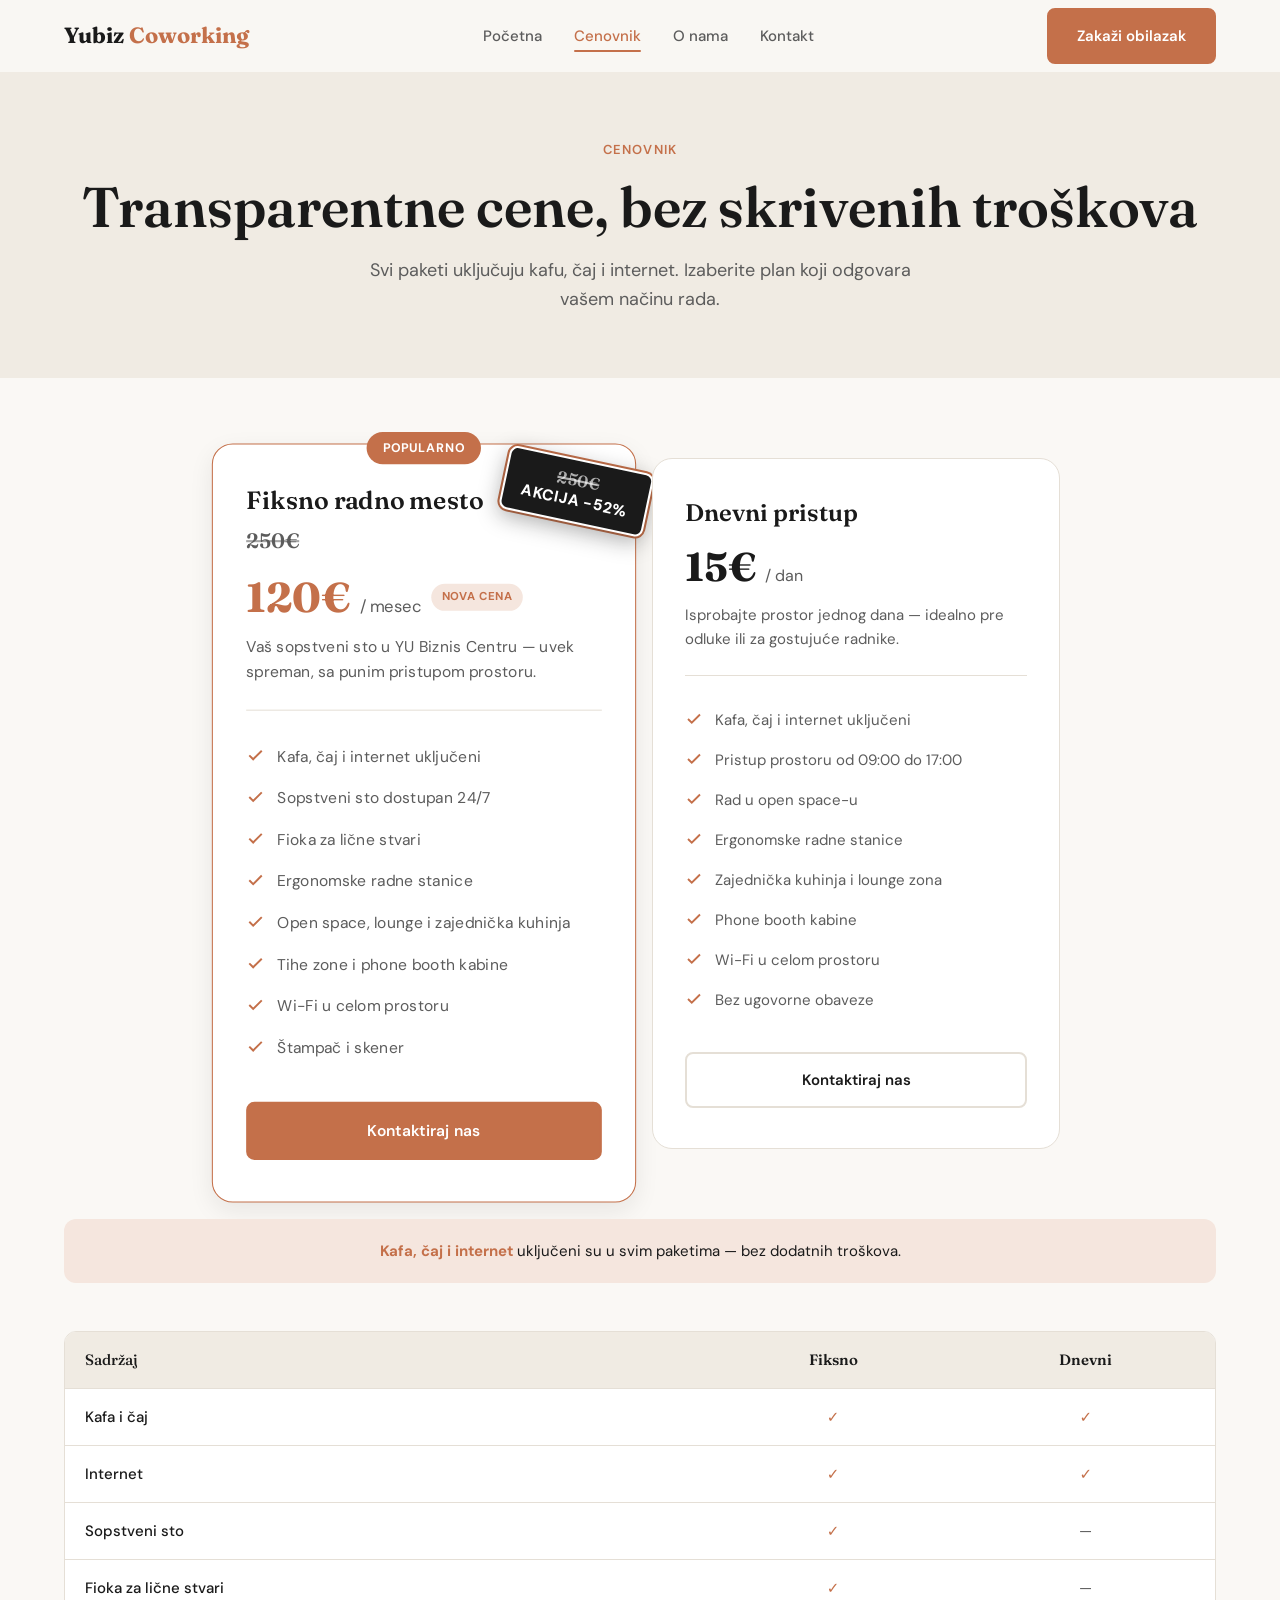
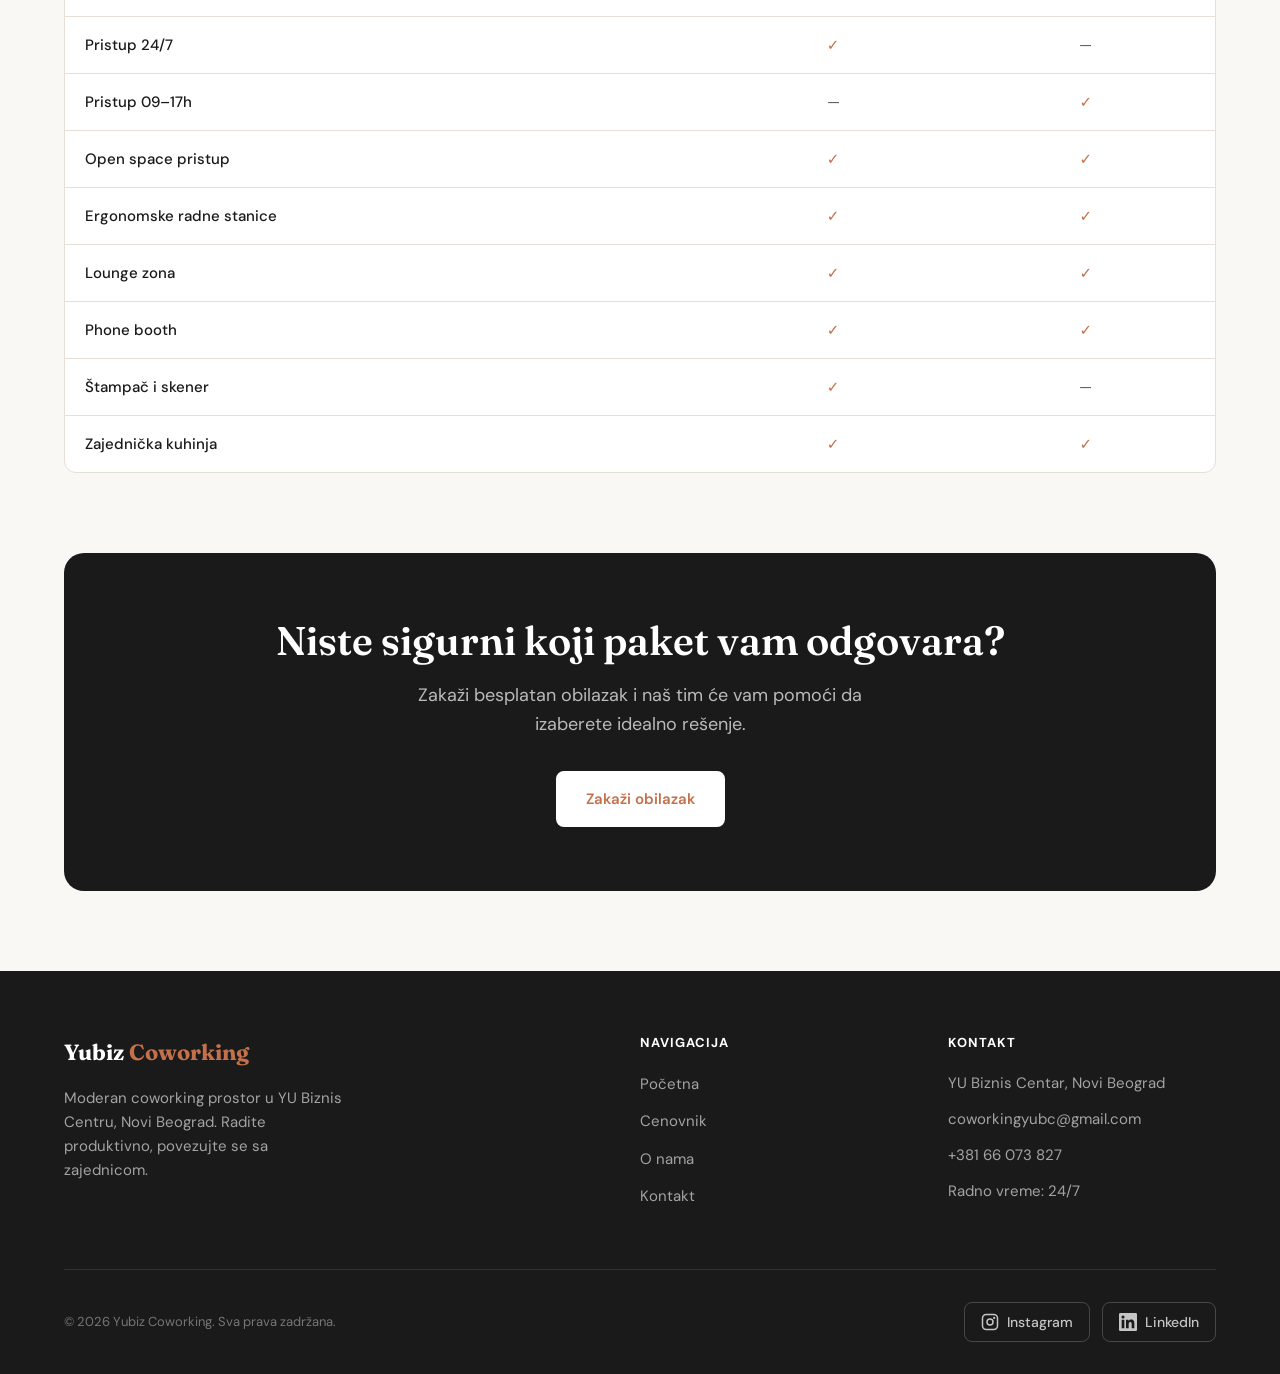
<file: cenovnik.html>
<!DOCTYPE html>
<html lang="sr">
<head>
  <meta charset="UTF-8">
  <meta name="viewport" content="width=device-width, initial-scale=1.0">
  <meta name="description" content="Cenovnik Yubiz Coworking — fiksno radno mesto i dnevni pristup. Kafa, čaj i internet uključeni.">
  <meta property="og:type" content="website">
  <meta property="og:site_name" content="Yubiz Coworking">
  <meta property="og:locale" content="sr_RS">
  <meta property="og:title" content="Cenovnik — Yubiz Coworking">
  <meta property="og:description" content="Fiksno radno mesto 120€/mes (nova cena) i dnevni pristup 15€/dan. Kafa, čaj i internet uključeni u YU Biznis Centru.">
  <meta property="og:url" content="https://coworking.co.rs/cenovnik.html">
  <meta property="og:image" content="https://coworking.co.rs/assets/images/open-space-3.png">
  <meta property="og:image:width" content="1024">
  <meta property="og:image:height" content="682">
  <meta property="og:image:alt" content="Open space u Yubiz Coworking prostoru, Novi Beograd">
  <meta name="twitter:card" content="summary_large_image">
  <meta name="twitter:title" content="Cenovnik — Yubiz Coworking">
  <meta name="twitter:description" content="Fiksno radno mesto i dnevni pristup — pogledajte pakete i cene.">
  <meta name="twitter:image" content="https://coworking.co.rs/assets/images/open-space-3.png">
  <title>Cenovnik — Yubiz Coworking</title>
  <link rel="icon" href="assets/favicon.svg" type="image/svg+xml">
  <link rel="preconnect" href="https://fonts.googleapis.com">
  <link rel="preconnect" href="https://fonts.gstatic.com" crossorigin>
  <link href="https://fonts.googleapis.com/css2?family=DM+Sans:ital,opsz,wght@0,9..40,400;0,9..40,500;0,9..40,600;0,9..40,700;1,9..40,400&family=Fraunces:opsz,wght@9..144,600;9..144,700&display=swap" rel="stylesheet">
  <link rel="stylesheet" href="css/styles.css">
</head>
<body>

  <header class="header" id="header">
    <div class="container nav">
      <a href="index.html" class="logo">Yubiz <span>Coworking</span></a>
      <nav class="nav-links">
        <a href="index.html">Početna</a>
        <a href="cenovnik.html" class="active">Cenovnik</a>
        <a href="o-nama.html">O nama</a>
        <a href="kontakt.html">Kontakt</a>
      </nav>
      <a href="kontakt.html" class="btn btn-primary nav-cta">Zakaži obilazak</a>
      <button class="nav-toggle" id="navToggle" aria-label="Otvori meni">
        <span></span>
        <span></span>
        <span></span>
      </button>
    </div>
  </header>

  <nav class="mobile-menu" id="mobileMenu">
    <a href="index.html">Početna</a>
    <a href="cenovnik.html" class="active">Cenovnik</a>
    <a href="o-nama.html">O nama</a>
    <a href="kontakt.html">Kontakt</a>
    <a href="kontakt.html" class="btn btn-primary">Zakaži obilazak</a>
  </nav>

  <main>
    <section class="page-hero">
      <div class="container reveal">
        <span class="section-label">Cenovnik</span>
        <h1>Transparentne cene, bez skrivenih troškova</h1>
        <p>Svi paketi uključuju kafu, čaj i internet. Izaberite plan koji odgovara vašem načinu rada.</p>
      </div>
    </section>

    <section class="section">
      <div class="container">
        <div class="pricing-grid pricing-grid-2">
          <div class="pricing-card featured reveal">
            <span class="pricing-badge">Popularno</span>
            <span class="pricing-deal-badge">
              <span class="pricing-deal-badge__old">250€</span>
              <span class="pricing-deal-badge__text">Akcija −52%</span>
            </span>
            <h3>Fiksno radno mesto</h3>
            <div class="pricing-price-wrap">
              <span class="pricing-price-old">250€</span>
              <div class="pricing-price-row">
                <div class="pricing-price pricing-price--sale">120€ <span>/ mesec</span></div>
                <span class="pricing-price-label">Nova cena</span>
              </div>
            </div>
            <p class="pricing-desc">Vaš sopstveni sto u YU Biznis Centru — uvek spreman, sa punim pristupom prostoru.</p>
            <ul class="pricing-features">
              <li>
                <svg width="18" height="18" viewBox="0 0 24 24" fill="none" stroke="currentColor" stroke-width="2.5"><polyline points="20 6 9 17 4 12"/></svg>
                Kafa, čaj i internet uključeni
              </li>
              <li>
                <svg width="18" height="18" viewBox="0 0 24 24" fill="none" stroke="currentColor" stroke-width="2.5"><polyline points="20 6 9 17 4 12"/></svg>
                Sopstveni sto dostupan 24/7
              </li>
              <li>
                <svg width="18" height="18" viewBox="0 0 24 24" fill="none" stroke="currentColor" stroke-width="2.5"><polyline points="20 6 9 17 4 12"/></svg>
                Fioka za lične stvari
              </li>
              <li>
                <svg width="18" height="18" viewBox="0 0 24 24" fill="none" stroke="currentColor" stroke-width="2.5"><polyline points="20 6 9 17 4 12"/></svg>
                Ergonomske radne stanice
              </li>
              <li>
                <svg width="18" height="18" viewBox="0 0 24 24" fill="none" stroke="currentColor" stroke-width="2.5"><polyline points="20 6 9 17 4 12"/></svg>
                Open space, lounge i zajednička kuhinja
              </li>
              <li>
                <svg width="18" height="18" viewBox="0 0 24 24" fill="none" stroke="currentColor" stroke-width="2.5"><polyline points="20 6 9 17 4 12"/></svg>
                Tihe zone i phone booth kabine
              </li>
              <li>
                <svg width="18" height="18" viewBox="0 0 24 24" fill="none" stroke="currentColor" stroke-width="2.5"><polyline points="20 6 9 17 4 12"/></svg>
                Wi-Fi u celom prostoru
              </li>
              <li>
                <svg width="18" height="18" viewBox="0 0 24 24" fill="none" stroke="currentColor" stroke-width="2.5"><polyline points="20 6 9 17 4 12"/></svg>
                Štampač i skener
              </li>
            </ul>
            <a href="kontakt.html" class="btn btn-primary">Kontaktiraj nas</a>
          </div>

          <div class="pricing-card reveal">
            <h3>Dnevni pristup</h3>
            <div class="pricing-price">15€ <span>/ dan</span></div>
            <p class="pricing-desc">Isprobajte prostor jednog dana — idealno pre odluke ili za gostujuće radnike.</p>
            <ul class="pricing-features">
              <li>
                <svg width="18" height="18" viewBox="0 0 24 24" fill="none" stroke="currentColor" stroke-width="2.5"><polyline points="20 6 9 17 4 12"/></svg>
                Kafa, čaj i internet uključeni
              </li>
              <li>
                <svg width="18" height="18" viewBox="0 0 24 24" fill="none" stroke="currentColor" stroke-width="2.5"><polyline points="20 6 9 17 4 12"/></svg>
                Pristup prostoru od 09:00 do 17:00
              </li>
              <li>
                <svg width="18" height="18" viewBox="0 0 24 24" fill="none" stroke="currentColor" stroke-width="2.5"><polyline points="20 6 9 17 4 12"/></svg>
                Rad u open space-u
              </li>
              <li>
                <svg width="18" height="18" viewBox="0 0 24 24" fill="none" stroke="currentColor" stroke-width="2.5"><polyline points="20 6 9 17 4 12"/></svg>
                Ergonomske radne stanice
              </li>
              <li>
                <svg width="18" height="18" viewBox="0 0 24 24" fill="none" stroke="currentColor" stroke-width="2.5"><polyline points="20 6 9 17 4 12"/></svg>
                Zajednička kuhinja i lounge zona
              </li>
              <li>
                <svg width="18" height="18" viewBox="0 0 24 24" fill="none" stroke="currentColor" stroke-width="2.5"><polyline points="20 6 9 17 4 12"/></svg>
                Phone booth kabine
              </li>
              <li>
                <svg width="18" height="18" viewBox="0 0 24 24" fill="none" stroke="currentColor" stroke-width="2.5"><polyline points="20 6 9 17 4 12"/></svg>
                Wi-Fi u celom prostoru
              </li>
              <li>
                <svg width="18" height="18" viewBox="0 0 24 24" fill="none" stroke="currentColor" stroke-width="2.5"><polyline points="20 6 9 17 4 12"/></svg>
                Bez ugovorne obaveze
              </li>
            </ul>
            <a href="kontakt.html" class="btn btn-outline">Kontaktiraj nas</a>
          </div>
        </div>

        <p class="pricing-note reveal">
          <strong>Kafa, čaj i internet</strong> uključeni su u svim paketima — bez dodatnih troškova.
        </p>

        <div class="comparison-table-wrapper reveal">
          <table class="comparison-table">
            <thead>
              <tr>
                <th>Sadržaj</th>
                <th>Fiksno</th>
                <th>Dnevni</th>
              </tr>
            </thead>
            <tbody>
              <tr>
                <td>Kafa i čaj</td>
                <td class="check">✓</td>
                <td class="check">✓</td>
              </tr>
              <tr>
                <td>Internet</td>
                <td class="check">✓</td>
                <td class="check">✓</td>
              </tr>
              <tr>
                <td>Sopstveni sto</td>
                <td class="check">✓</td>
                <td class="dash">—</td>
              </tr>
              <tr>
                <td>Fioka za lične stvari</td>
                <td class="check">✓</td>
                <td class="dash">—</td>
              </tr>
              <tr>
                <td>Pristup 24/7</td>
                <td class="check">✓</td>
                <td class="dash">—</td>
              </tr>
              <tr>
                <td>Pristup 09–17h</td>
                <td class="dash">—</td>
                <td class="check">✓</td>
              </tr>
              <tr>
                <td>Open space pristup</td>
                <td class="check">✓</td>
                <td class="check">✓</td>
              </tr>
              <tr>
                <td>Ergonomske radne stanice</td>
                <td class="check">✓</td>
                <td class="check">✓</td>
              </tr>
              <tr>
                <td>Lounge zona</td>
                <td class="check">✓</td>
                <td class="check">✓</td>
              </tr>
              <tr>
                <td>Phone booth</td>
                <td class="check">✓</td>
                <td class="check">✓</td>
              </tr>
              <tr>
                <td>Štampač i skener</td>
                <td class="check">✓</td>
                <td class="dash">—</td>
              </tr>
              <tr>
                <td>Zajednička kuhinja</td>
                <td class="check">✓</td>
                <td class="check">✓</td>
              </tr>
            </tbody>
          </table>
        </div>
      </div>
    </section>

    <section class="section" style="padding-top: 0;">
      <div class="container reveal">
        <div class="cta-banner">
          <h2>Niste sigurni koji paket vam odgovara?</h2>
          <p>Zakaži besplatan obilazak i naš tim će vam pomoći da izaberete idealno rešenje.</p>
          <a href="kontakt.html" class="btn btn-white">Zakaži obilazak</a>
        </div>
      </div>
    </section>
  </main>

  <footer class="footer">
    <div class="container">
      <div class="footer-grid">
        <div class="footer-brand">
          <a href="index.html" class="logo">Yubiz <span>Coworking</span></a>
          <p>Moderan coworking prostor u YU Biznis Centru, Novi Beograd. Radite produktivno, povezujte se sa zajednicom.</p>
        </div>
        <div>
          <h4>Navigacija</h4>
          <ul class="footer-links">
            <li><a href="index.html">Početna</a></li>
            <li><a href="cenovnik.html">Cenovnik</a></li>
            <li><a href="o-nama.html">O nama</a></li>
            <li><a href="kontakt.html">Kontakt</a></li>
          </ul>
        </div>
        <div>
          <h4>Kontakt</h4>
          <ul class="footer-contact">
            <li>YU Biznis Centar, Novi Beograd</li>
            <li>coworkingyubc@gmail.com</li>
            <li>+381 66 073 827</li>
            <li>Radno vreme: 24/7</li>
          </ul>
        </div>
      </div>
      <div class="footer-bottom">
        <p>&copy; 2026 Yubiz Coworking. Sva prava zadržana.</p>
        <div class="footer-social">
          <a href="https://www.instagram.com/coworking.co.rs/" target="_blank" rel="noopener noreferrer">
            <svg viewBox="0 0 24 24" fill="none" stroke="currentColor" stroke-width="2" aria-hidden="true"><rect x="2" y="2" width="20" height="20" rx="5"/><circle cx="12" cy="12" r="4"/><circle cx="17.5" cy="6.5" r="1.5" fill="currentColor" stroke="none"/></svg>
            Instagram
          </a>
          <a href="https://www.linkedin.com/in/coworking-space-a83605411/" target="_blank" rel="noopener noreferrer">
            <svg viewBox="0 0 24 24" fill="currentColor" aria-hidden="true"><path d="M20.447 20.452h-3.554v-5.569c0-1.328-.027-3.037-1.852-3.037-1.853 0-2.136 1.445-2.136 2.939v5.667H9.351V9h3.414v1.561h.046c.477-.9 1.637-1.85 3.37-1.85 3.601 0 4.267 2.37 4.267 5.455v6.286zM5.337 7.433a2.062 2.062 0 01-2.063-2.065 2.064 2.064 0 112.063 2.065zm1.782 13.019H3.555V9h3.564v11.452zM22.225 0H1.771C.792 0 0 .774 0 1.729v20.542C0 23.227.792 24 1.771 24h20.451C23.2 24 24 23.227 24 22.271V1.729C24 .774 23.2 0 22.222 0h.003z"/></svg>
            LinkedIn
          </a>
        </div>
      </div>
    </div>
  </footer>

  <script src="js/main.js"></script>
</body>
</html>
</file>
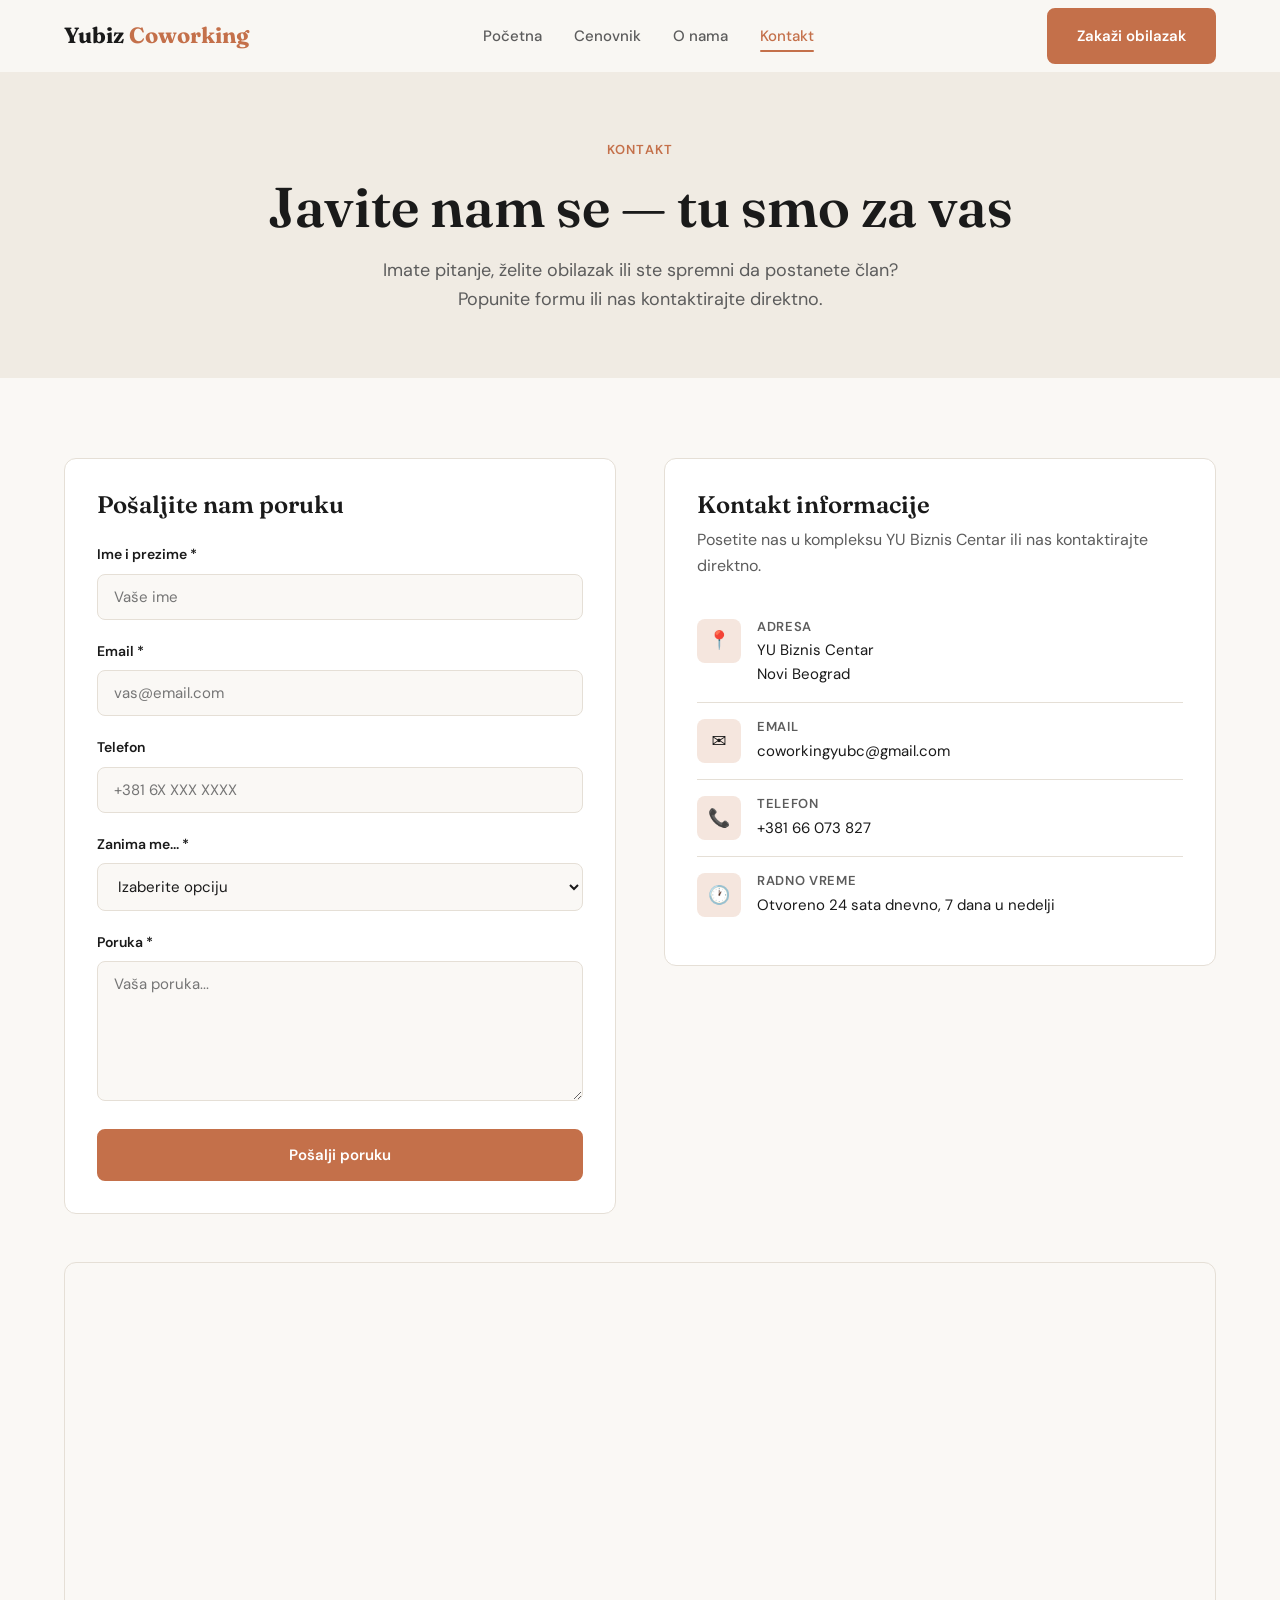
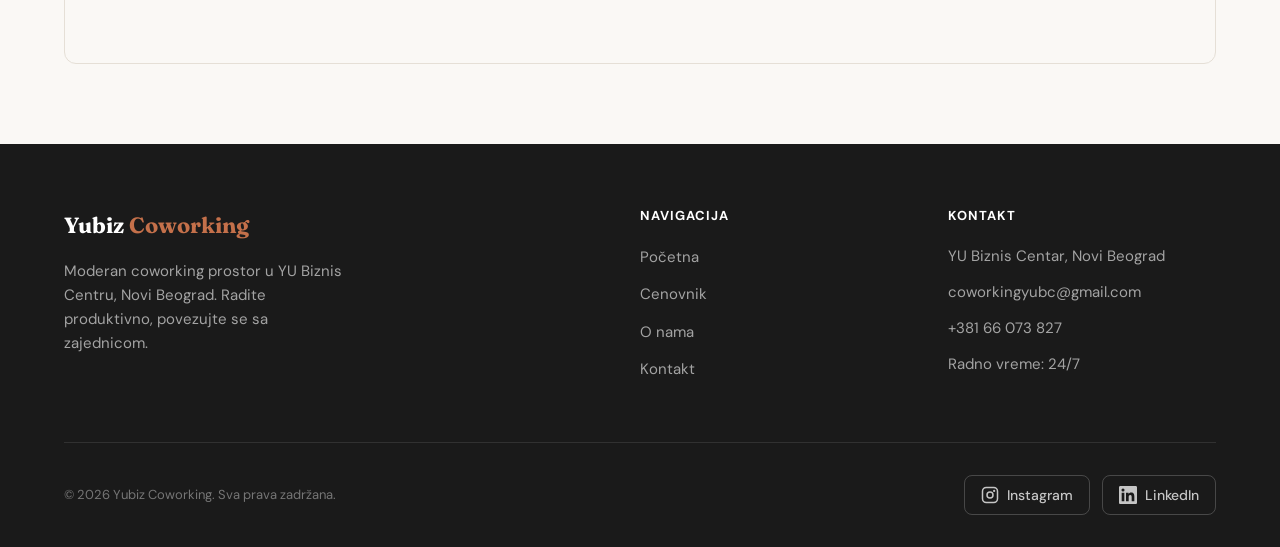
<file: kontakt.html>
<!DOCTYPE html>
<html lang="sr">
<head>
  <meta charset="UTF-8">
  <meta name="viewport" content="width=device-width, initial-scale=1.0">
  <meta name="description" content="Kontaktirajte Yubiz Coworking — zakažite obilazak ili nas posetite u YU Biznis Centru, Novi Beograd.">
  <meta property="og:type" content="website">
  <meta property="og:site_name" content="Yubiz Coworking">
  <meta property="og:locale" content="sr_RS">
  <meta property="og:title" content="Kontakt — Yubiz Coworking">
  <meta property="og:description" content="Zakažite obilazak ili nas kontaktirajte. Yubiz Coworking, YU Biznis Centar, Novi Beograd.">
  <meta property="og:url" content="https://coworking.co.rs/kontakt.html">
  <meta property="og:image" content="https://coworking.co.rs/assets/images/open-space-3.png">
  <meta property="og:image:width" content="1024">
  <meta property="og:image:height" content="682">
  <meta property="og:image:alt" content="Open space u Yubiz Coworking prostoru, Novi Beograd">
  <meta name="twitter:card" content="summary_large_image">
  <meta name="twitter:title" content="Kontakt — Yubiz Coworking">
  <meta name="twitter:description" content="Zakažite obilazak prostora u YU Biznis Centru, Novi Beograd.">
  <meta name="twitter:image" content="https://coworking.co.rs/assets/images/open-space-3.png">
  <title>Kontakt — Yubiz Coworking</title>
  <link rel="icon" href="assets/favicon.svg" type="image/svg+xml">
  <link rel="preconnect" href="https://fonts.googleapis.com">
  <link rel="preconnect" href="https://fonts.gstatic.com" crossorigin>
  <link href="https://fonts.googleapis.com/css2?family=DM+Sans:ital,opsz,wght@0,9..40,400;0,9..40,500;0,9..40,600;0,9..40,700;1,9..40,400&family=Fraunces:opsz,wght@9..144,600;9..144,700&display=swap" rel="stylesheet">
  <link rel="stylesheet" href="css/styles.css">
</head>
<body>

  <header class="header" id="header">
    <div class="container nav">
      <a href="index.html" class="logo">Yubiz <span>Coworking</span></a>
      <nav class="nav-links">
        <a href="index.html">Početna</a>
        <a href="cenovnik.html">Cenovnik</a>
        <a href="o-nama.html">O nama</a>
        <a href="kontakt.html" class="active">Kontakt</a>
      </nav>
      <a href="kontakt.html" class="btn btn-primary nav-cta">Zakaži obilazak</a>
      <button class="nav-toggle" id="navToggle" aria-label="Otvori meni">
        <span></span>
        <span></span>
        <span></span>
      </button>
    </div>
  </header>

  <nav class="mobile-menu" id="mobileMenu">
    <a href="index.html">Početna</a>
    <a href="cenovnik.html">Cenovnik</a>
    <a href="o-nama.html">O nama</a>
    <a href="kontakt.html" class="active">Kontakt</a>
    <a href="kontakt.html" class="btn btn-primary">Zakaži obilazak</a>
  </nav>

  <main>
    <section class="page-hero">
      <div class="container reveal">
        <span class="section-label">Kontakt</span>
        <h1>Javite nam se — tu smo za vas</h1>
        <p>Imate pitanje, želite obilazak ili ste spremni da postanete član? Popunite formu ili nas kontaktirajte direktno.</p>
      </div>
    </section>

    <section class="section">
      <div class="container contact-grid">
        <div class="form reveal" id="contactFormWrapper">
          <div class="form-body" id="formBody">
            <h3 style="margin-bottom: 1.5rem;">Pošaljite nam poruku</h3>
            <form id="contactForm" action="https://formspree.io/f/xdajlvgb" method="POST" novalidate>
              <input type="hidden" name="_subject" value="Nova poruka — Yubiz Coworking">
              <div class="form-group">
                <label for="name">Ime i prezime *</label>
                <input type="text" id="name" name="name" placeholder="Vaše ime" required>
                <span class="form-error">Molimo unesite ime i prezime.</span>
              </div>
              <div class="form-group">
                <label for="email">Email *</label>
                <input type="email" id="email" name="email" placeholder="vas@email.com" required>
                <span class="form-error">Molimo unesite ispravnu email adresu.</span>
              </div>
              <div class="form-group">
                <label for="phone">Telefon</label>
                <input type="tel" id="phone" name="phone" placeholder="+381 6X XXX XXXX">
              </div>
              <div class="form-group">
                <label for="interest">Zanima me... *</label>
                <select id="interest" name="interest" required>
                  <option value="">Izaberite opciju</option>
                  <option value="fiksno">Fiksno radno mesto</option>
                  <option value="dnevni">Dnevni pristup</option>
                  <option value="obilazak">Obilazak prostora</option>
                  <option value="ostalo">Ostalo</option>
                </select>
                <span class="form-error">Molimo izaberite opciju.</span>
              </div>
              <div class="form-group">
                <label for="message">Poruka *</label>
                <textarea id="message" name="message" placeholder="Vaša poruka..." required></textarea>
                <span class="form-error">Molimo unesite poruku.</span>
              </div>
              <p class="form-submit-error" id="formSubmitError" role="alert"></p>
              <button type="submit" class="btn btn-primary" id="formSubmitBtn" style="width: 100%;">Pošalji poruku</button>
            </form>
          </div>
          <div class="form-success" id="formSuccess">
            <div class="form-success-icon">✓</div>
            <h3>Hvala na poruci!</h3>
            <p>Javićemo vam se u roku od 24 sata. Vidimo se uskoro u Yubiz Coworking-u!</p>
          </div>
        </div>

        <div class="reveal">
          <div class="contact-info-card">
            <h3 style="margin-bottom: 0.5rem;">Kontakt informacije</h3>
            <p style="margin-bottom: 1.5rem;">Posetite nas u kompleksu YU Biznis Centar ili nas kontaktirajte direktno.</p>

            <div class="contact-info-item">
              <div class="contact-info-icon">📍</div>
              <div>
                <h4>Adresa</h4>
                <p>YU Biznis Centar<br>Novi Beograd</p>
              </div>
            </div>
            <div class="contact-info-item">
              <div class="contact-info-icon">✉️</div>
              <div>
                <h4>Email</h4>
                <p><a href="mailto:coworkingyubc@gmail.com">coworkingyubc@gmail.com</a></p>
              </div>
            </div>
            <div class="contact-info-item">
              <div class="contact-info-icon">📞</div>
              <div>
                <h4>Telefon</h4>
                <p><a href="tel:+38166073827">+381 66 073 827</a></p>
              </div>
            </div>
            <div class="contact-info-item">
              <div class="contact-info-icon">🕐</div>
              <div>
                <h4>Radno vreme</h4>
                <p>Otvoreno 24 sata dnevno, 7 dana u nedelji</p>
              </div>
            </div>
          </div>
        </div>
      </div>

      <div class="container">
        <div class="map-container reveal">
          <iframe
            src="https://maps.google.com/maps?q=YU+Biznis+Centar,+Novi+Beograd&output=embed"
            allowfullscreen=""
            loading="lazy"
            referrerpolicy="no-referrer-when-downgrade"
            title="Lokacija Yubiz Coworking na mapi">
          </iframe>
        </div>
      </div>
    </section>
  </main>

  <footer class="footer">
    <div class="container">
      <div class="footer-grid">
        <div class="footer-brand">
          <a href="index.html" class="logo">Yubiz <span>Coworking</span></a>
          <p>Moderan coworking prostor u YU Biznis Centru, Novi Beograd. Radite produktivno, povezujte se sa zajednicom.</p>
        </div>
        <div>
          <h4>Navigacija</h4>
          <ul class="footer-links">
            <li><a href="index.html">Početna</a></li>
            <li><a href="cenovnik.html">Cenovnik</a></li>
            <li><a href="o-nama.html">O nama</a></li>
            <li><a href="kontakt.html">Kontakt</a></li>
          </ul>
        </div>
        <div>
          <h4>Kontakt</h4>
          <ul class="footer-contact">
            <li>YU Biznis Centar, Novi Beograd</li>
            <li>coworkingyubc@gmail.com</li>
            <li>+381 66 073 827</li>
            <li>Radno vreme: 24/7</li>
          </ul>
        </div>
      </div>
      <div class="footer-bottom">
        <p>&copy; 2026 Yubiz Coworking. Sva prava zadržana.</p>
        <div class="footer-social">
          <a href="https://www.instagram.com/coworking.co.rs/" target="_blank" rel="noopener noreferrer">
            <svg viewBox="0 0 24 24" fill="none" stroke="currentColor" stroke-width="2" aria-hidden="true"><rect x="2" y="2" width="20" height="20" rx="5"/><circle cx="12" cy="12" r="4"/><circle cx="17.5" cy="6.5" r="1.5" fill="currentColor" stroke="none"/></svg>
            Instagram
          </a>
          <a href="https://www.linkedin.com/in/coworking-space-a83605411/" target="_blank" rel="noopener noreferrer">
            <svg viewBox="0 0 24 24" fill="currentColor" aria-hidden="true"><path d="M20.447 20.452h-3.554v-5.569c0-1.328-.027-3.037-1.852-3.037-1.853 0-2.136 1.445-2.136 2.939v5.667H9.351V9h3.414v1.561h.046c.477-.9 1.637-1.85 3.37-1.85 3.601 0 4.267 2.37 4.267 5.455v6.286zM5.337 7.433a2.062 2.062 0 01-2.063-2.065 2.064 2.064 0 112.063 2.065zm1.782 13.019H3.555V9h3.564v11.452zM22.225 0H1.771C.792 0 0 .774 0 1.729v20.542C0 23.227.792 24 1.771 24h20.451C23.2 24 24 23.227 24 22.271V1.729C24 .774 23.2 0 22.222 0h.003z"/></svg>
            LinkedIn
          </a>
        </div>
      </div>
    </div>
  </footer>

  <script src="js/main.js"></script>
</body>
</html>
</file>
<file: css/styles.css>
/* ============================================
   Yubiz Coworking — Design System & Styles
   ============================================ */

/* --- CSS Custom Properties --- */
:root {
  --color-bg: #FAF8F5;
  --color-bg-alt: #F0EBE3;
  --color-surface: #FFFFFF;
  --color-text: #1A1A1A;
  --color-text-muted: #5C5C5C;
  --color-accent: #C4704A;
  --color-accent-hover: #A85A38;
  --color-accent-light: #F5E6DE;
  --color-border: #E5DFD6;
  --color-dark: #1A1A1A;

  --font-body: 'DM Sans', system-ui, sans-serif;
  --font-heading: 'Fraunces', Georgia, serif;

  --container-max: 1200px;
  --header-height: 72px;
  --radius-sm: 8px;
  --radius-md: 12px;
  --radius-lg: 20px;
  --shadow-sm: 0 2px 8px rgba(26, 26, 26, 0.06);
  --shadow-md: 0 8px 24px rgba(26, 26, 26, 0.08);
  --shadow-lg: 0 16px 48px rgba(26, 26, 26, 0.12);
  --transition: 0.25s ease;
}

/* --- Reset & Base --- */
*,
*::before,
*::after {
  box-sizing: border-box;
  margin: 0;
  padding: 0;
}

html {
  scroll-behavior: smooth;
}

body {
  font-family: var(--font-body);
  font-size: 1rem;
  line-height: 1.6;
  color: var(--color-text);
  background-color: var(--color-bg);
  -webkit-font-smoothing: antialiased;
}

img {
  max-width: 100%;
  height: auto;
  display: block;
}

a {
  color: inherit;
  text-decoration: none;
  transition: color var(--transition);
}

ul {
  list-style: none;
}

h1, h2, h3, h4 {
  font-family: var(--font-heading);
  font-weight: 600;
  line-height: 1.2;
}

h1 { font-size: clamp(2.25rem, 5vw, 3.5rem); }
h2 { font-size: clamp(1.75rem, 3.5vw, 2.5rem); }
h3 { font-size: clamp(1.25rem, 2.5vw, 1.5rem); }

p {
  color: var(--color-text-muted);
}

/* --- Layout --- */
.container {
  width: 100%;
  max-width: var(--container-max);
  margin: 0 auto;
  padding: 0 1.5rem;
}

.section {
  padding: 5rem 0;
}

.section-header {
  text-align: center;
  max-width: 640px;
  margin: 0 auto 3rem;
}

.section-header h2 {
  margin-bottom: 1rem;
  color: var(--color-text);
}

.section-header p {
  font-size: 1.125rem;
}

.section-label {
  display: inline-block;
  font-size: 0.8125rem;
  font-weight: 600;
  letter-spacing: 0.08em;
  text-transform: uppercase;
  color: var(--color-accent);
  margin-bottom: 0.75rem;
}

.grid-2 {
  display: grid;
  grid-template-columns: 1fr;
  gap: 3rem;
  align-items: center;
}

.grid-3 {
  display: grid;
  grid-template-columns: 1fr;
  gap: 1.5rem;
}

/* --- Buttons --- */
.btn {
  display: inline-flex;
  align-items: center;
  justify-content: center;
  gap: 0.5rem;
  padding: 0.875rem 1.75rem;
  font-family: var(--font-body);
  font-size: 0.9375rem;
  font-weight: 600;
  border-radius: var(--radius-sm);
  border: 2px solid transparent;
  cursor: pointer;
  transition: all var(--transition);
  white-space: nowrap;
}

.btn-primary {
  background-color: var(--color-accent);
  color: #fff;
  border-color: var(--color-accent);
}

.btn-primary:hover {
  background-color: var(--color-accent-hover);
  border-color: var(--color-accent-hover);
  color: #fff;
}

.btn-outline {
  background-color: transparent;
  color: var(--color-text);
  border-color: var(--color-border);
}

.btn-outline:hover {
  border-color: var(--color-accent);
  color: var(--color-accent);
}

.btn-outline-light {
  background-color: transparent;
  color: #fff;
  border-color: rgba(255, 255, 255, 0.5);
}

.btn-outline-light:hover {
  background-color: rgba(255, 255, 255, 0.1);
  border-color: #fff;
  color: #fff;
}

.btn-white {
  background-color: #fff;
  color: var(--color-accent);
  border-color: #fff;
}

.btn-white:hover {
  background-color: var(--color-accent-light);
  color: var(--color-accent-hover);
}

.btn-group {
  display: flex;
  flex-wrap: wrap;
  gap: 1rem;
}

/* --- Header / Nav --- */
.header {
  position: fixed;
  top: 0;
  left: 0;
  right: 0;
  z-index: 1000;
  height: var(--header-height);
  background-color: rgba(250, 248, 245, 0.92);
  backdrop-filter: blur(12px);
  border-bottom: 1px solid transparent;
  transition: box-shadow var(--transition), border-color var(--transition);
}

.header.scrolled {
  box-shadow: var(--shadow-sm);
  border-bottom-color: var(--color-border);
}

.nav {
  display: flex;
  align-items: center;
  justify-content: space-between;
  height: var(--header-height);
}

.logo {
  font-family: var(--font-heading);
  font-size: 1.375rem;
  font-weight: 700;
  color: var(--color-text);
}

.logo span {
  color: var(--color-accent);
}

.nav-links {
  display: none;
  align-items: center;
  gap: 2rem;
}

.nav-links a {
  font-size: 0.9375rem;
  font-weight: 500;
  color: var(--color-text-muted);
  position: relative;
}

.nav-links a:hover,
.nav-links a.active {
  color: var(--color-accent);
}

.nav-links a.active::after {
  content: '';
  position: absolute;
  bottom: -4px;
  left: 0;
  right: 0;
  height: 2px;
  background-color: var(--color-accent);
  border-radius: 1px;
}

.nav-cta {
  display: none;
}

.nav-toggle {
  display: flex;
  flex-direction: column;
  justify-content: center;
  gap: 5px;
  width: 40px;
  height: 40px;
  background: none;
  border: none;
  cursor: pointer;
  padding: 8px;
}

.nav-toggle span {
  display: block;
  width: 100%;
  height: 2px;
  background-color: var(--color-text);
  border-radius: 2px;
  transition: all var(--transition);
}

.nav-toggle.open span:nth-child(1) {
  transform: translateY(7px) rotate(45deg);
}

.nav-toggle.open span:nth-child(2) {
  opacity: 0;
}

.nav-toggle.open span:nth-child(3) {
  transform: translateY(-7px) rotate(-45deg);
}

.mobile-menu {
  position: fixed;
  top: var(--header-height);
  left: 0;
  right: 0;
  bottom: 0;
  background-color: var(--color-bg);
  padding: 2rem 1.5rem;
  transform: translateX(100%);
  transition: transform var(--transition);
  z-index: 999;
  overflow-y: auto;
}

.mobile-menu.open {
  transform: translateX(0);
}

.mobile-menu a {
  display: block;
  font-size: 1.25rem;
  font-weight: 500;
  padding: 1rem 0;
  border-bottom: 1px solid var(--color-border);
  color: var(--color-text);
}

.mobile-menu a.active {
  color: var(--color-accent);
}

.mobile-menu .btn {
  width: 100%;
  margin-top: 1.5rem;
}

/* --- Hero --- */
.hero {
  position: relative;
  min-height: 90vh;
  display: flex;
  align-items: center;
  padding-top: var(--header-height);
  overflow: hidden;
}

.hero-bg {
  position: absolute;
  inset: 0;
  z-index: 0;
}

.hero-bg img {
  width: 100%;
  height: 100%;
  object-fit: cover;
}

.hero-overlay {
  position: absolute;
  inset: 0;
  background: linear-gradient(
    135deg,
    rgba(26, 26, 26, 0.75) 0%,
    rgba(26, 26, 26, 0.45) 100%
  );
}

.hero-content {
  position: relative;
  z-index: 1;
  max-width: 720px;
  color: #fff;
  padding: 4rem 1.5rem;
}

.hero-content h1 {
  color: #fff;
  margin-bottom: 1.25rem;
}

.hero-content .hero-subtitle {
  font-size: 1.125rem;
  color: rgba(255, 255, 255, 0.85);
  margin-bottom: 0.5rem;
}

.hero-content .hero-address {
  display: inline-flex;
  align-items: center;
  gap: 0.5rem;
  font-size: 0.9375rem;
  color: rgba(255, 255, 255, 0.7);
  margin-bottom: 2rem;
}

.hero-content .hero-address svg {
  flex-shrink: 0;
}

/* --- Page Hero (inner pages) --- */
.page-hero {
  padding: calc(var(--header-height) + 4rem) 0 4rem;
  background-color: var(--color-bg-alt);
  text-align: center;
}

.page-hero h1 {
  margin-bottom: 1rem;
}

.page-hero p {
  font-size: 1.125rem;
  max-width: 560px;
  margin: 0 auto;
}

/* --- Cards --- */
.card {
  background-color: var(--color-surface);
  border-radius: var(--radius-md);
  padding: 2rem;
  box-shadow: var(--shadow-sm);
  border: 1px solid var(--color-border);
  transition: box-shadow var(--transition), transform var(--transition);
}

.card:hover {
  box-shadow: var(--shadow-md);
}

/* --- Amenity Cards --- */
.amenities-grid {
  display: grid;
  grid-template-columns: 1fr;
  gap: 1.5rem;
}

.amenity-card {
  background-color: var(--color-surface);
  border-radius: var(--radius-md);
  padding: 1.75rem;
  border: 1px solid var(--color-border);
  text-align: center;
  transition: transform var(--transition), box-shadow var(--transition);
}

.amenity-card:hover {
  transform: translateY(-4px);
  box-shadow: var(--shadow-md);
}

.amenity-icon {
  width: 56px;
  height: 56px;
  margin: 0 auto 1rem;
  background-color: var(--color-accent-light);
  border-radius: var(--radius-sm);
  display: flex;
  align-items: center;
  justify-content: center;
  font-size: 1.5rem;
}

.amenity-card h3 {
  font-family: var(--font-body);
  font-size: 1.0625rem;
  font-weight: 600;
  margin-bottom: 0.5rem;
  color: var(--color-text);
}

.amenity-card p {
  font-size: 0.875rem;
}

/* --- Gallery --- */
.gallery-grid {
  display: grid;
  grid-template-columns: 1fr;
  gap: 1rem;
}

.gallery-item {
  border-radius: var(--radius-md);
  overflow: hidden;
  aspect-ratio: 4 / 3;
}

.gallery-item img {
  width: 100%;
  height: 100%;
  object-fit: cover;
  transition: transform 0.4s ease;
}

.gallery-item:hover img {
  transform: scale(1.05);
}

/* --- Pricing Cards --- */
.pricing-grid {
  display: grid;
  grid-template-columns: 1fr;
  gap: 1.5rem;
  align-items: start;
}

.pricing-grid-2 {
  max-width: 840px;
  margin-left: auto;
  margin-right: auto;
}

.pricing-card {
  background-color: var(--color-surface);
  border-radius: var(--radius-lg);
  padding: 2.5rem 2rem;
  border: 1px solid var(--color-border);
  position: relative;
  transition: box-shadow var(--transition), transform var(--transition);
}

.pricing-card:hover {
  box-shadow: var(--shadow-md);
}

.pricing-card.featured {
  border-color: var(--color-accent);
  box-shadow: var(--shadow-md);
  overflow: visible;
}

.pricing-deal-badge {
  position: absolute;
  top: 0.875rem;
  right: -0.875rem;
  transform: rotate(12deg);
  z-index: 3;
  display: flex;
  flex-direction: column;
  align-items: center;
  gap: 0.125rem;
  background-color: var(--color-dark);
  color: #fff;
  padding: 0.625rem 1rem 0.75rem;
  border-radius: 8px;
  border: 2px solid #fff;
  box-shadow:
    0 6px 20px rgba(26, 26, 26, 0.35),
    0 0 0 2px var(--color-accent);
  text-align: center;
  line-height: 1.1;
}

.pricing-deal-badge__old {
  font-family: var(--font-heading);
  font-size: 1rem;
  font-weight: 600;
  color: rgba(255, 255, 255, 0.65);
  text-decoration: line-through;
  text-decoration-thickness: 2px;
}

.pricing-deal-badge__text {
  font-size: 0.9375rem;
  font-weight: 800;
  letter-spacing: 0.04em;
  text-transform: uppercase;
}

.pricing-card.featured h3 {
  padding-right: 6.5rem;
}

.pricing-badge {
  position: absolute;
  top: -12px;
  left: 50%;
  transform: translateX(-50%);
  background-color: var(--color-accent);
  color: #fff;
  font-size: 0.75rem;
  font-weight: 700;
  letter-spacing: 0.05em;
  text-transform: uppercase;
  padding: 0.375rem 1rem;
  border-radius: 100px;
}

.pricing-card h3 {
  font-family: var(--font-heading);
  margin-bottom: 0.5rem;
}

.pricing-price {
  font-family: var(--font-heading);
  font-size: 2.5rem;
  font-weight: 700;
  color: var(--color-text);
  margin-bottom: 0.25rem;
}

.pricing-price-wrap {
  margin-bottom: 0.25rem;
}

.pricing-price-old {
  display: block;
  font-family: var(--font-heading);
  font-size: 1.25rem;
  font-weight: 600;
  color: var(--color-text-muted);
  text-decoration: line-through;
  text-decoration-thickness: 2px;
  text-decoration-color: rgba(92, 92, 92, 0.55);
  margin-bottom: 0.375rem;
}

.pricing-price-row {
  display: flex;
  align-items: center;
  flex-wrap: wrap;
  gap: 0.625rem;
}

.pricing-price-label {
  display: inline-block;
  font-size: 0.6875rem;
  font-weight: 700;
  letter-spacing: 0.04em;
  text-transform: uppercase;
  color: var(--color-accent);
  background-color: var(--color-accent-light);
  padding: 0.25rem 0.625rem;
  border-radius: 999px;
}

.pricing-price--sale {
  color: var(--color-accent);
  margin-bottom: 0;
}

.pricing-price span {
  font-family: var(--font-body);
  font-size: 1rem;
  font-weight: 400;
  color: var(--color-text-muted);
}

.pricing-desc {
  font-size: 0.9375rem;
  margin-bottom: 1.5rem;
  padding-bottom: 1.5rem;
  border-bottom: 1px solid var(--color-border);
}

.pricing-features {
  margin-bottom: 2rem;
}

.pricing-features li {
  display: flex;
  align-items: flex-start;
  gap: 0.75rem;
  padding: 0.5rem 0;
  font-size: 0.9375rem;
  color: var(--color-text-muted);
}

.pricing-features li svg {
  flex-shrink: 0;
  margin-top: 2px;
  color: var(--color-accent);
}

.pricing-card .btn {
  width: 100%;
}

.pricing-note {
  text-align: center;
  margin-top: 2rem;
  padding: 1.25rem 1.5rem;
  background-color: var(--color-accent-light);
  border-radius: var(--radius-md);
  font-size: 0.9375rem;
  color: var(--color-text);
}

.pricing-note strong {
  color: var(--color-accent);
}

/* --- Comparison Table --- */
.comparison-table-wrapper {
  overflow-x: auto;
  margin-top: 3rem;
  border-radius: var(--radius-md);
  border: 1px solid var(--color-border);
  background-color: var(--color-surface);
}

.comparison-table {
  width: 100%;
  border-collapse: collapse;
  font-size: 0.9375rem;
}

.comparison-table th,
.comparison-table td {
  padding: 1rem 1.25rem;
  text-align: center;
  border-bottom: 1px solid var(--color-border);
}

.comparison-table th:first-child,
.comparison-table td:first-child {
  text-align: left;
  font-weight: 500;
  color: var(--color-text);
}

.comparison-table thead th {
  background-color: var(--color-bg-alt);
  font-family: var(--font-heading);
  font-weight: 600;
  color: var(--color-text);
}

.comparison-table tbody tr:last-child td {
  border-bottom: none;
}

.comparison-table .check {
  color: var(--color-accent);
  font-weight: 700;
}

.comparison-table .dash {
  color: var(--color-text-muted);
}

/* --- CTA Banner --- */
.cta-banner {
  background-color: var(--color-dark);
  border-radius: var(--radius-lg);
  padding: 4rem 2rem;
  text-align: center;
  color: #fff;
}

.cta-banner h2 {
  color: #fff;
  margin-bottom: 1rem;
}

.cta-banner p {
  color: rgba(255, 255, 255, 0.7);
  font-size: 1.125rem;
  margin-bottom: 2rem;
  max-width: 480px;
  margin-left: auto;
  margin-right: auto;
}

/* --- About Page --- */
.values-grid {
  display: grid;
  grid-template-columns: 1fr;
  gap: 1.5rem;
}

.value-card {
  background-color: var(--color-surface);
  border-radius: var(--radius-md);
  padding: 2rem;
  border: 1px solid var(--color-border);
}

.value-card .value-number {
  font-family: var(--font-heading);
  font-size: 2rem;
  font-weight: 700;
  color: var(--color-accent);
  margin-bottom: 0.75rem;
}

.value-card h3 {
  font-family: var(--font-body);
  font-size: 1.125rem;
  font-weight: 600;
  margin-bottom: 0.5rem;
}

.stats-grid {
  display: flex;
  flex-wrap: wrap;
  justify-content: center;
  gap: 1.5rem;
}

.stat-item {
  flex: 0 1 200px;
  text-align: center;
  padding: 2rem 1rem;
  background-color: var(--color-surface);
  border-radius: var(--radius-md);
  border: 1px solid var(--color-border);
}

.stat-number {
  font-family: var(--font-heading);
  font-size: 2.5rem;
  font-weight: 700;
  color: var(--color-accent);
  line-height: 1;
  margin-bottom: 0.5rem;
}

.stat-label {
  font-size: 0.875rem;
  color: var(--color-text-muted);
}

.about-image {
  border-radius: var(--radius-lg);
  overflow: hidden;
  box-shadow: var(--shadow-md);
}

.about-image img {
  width: 100%;
  height: 100%;
  object-fit: cover;
}

/* --- Contact Page --- */
.contact-grid {
  display: grid;
  grid-template-columns: 1fr;
  gap: 3rem;
}

.contact-info-card {
  background-color: var(--color-surface);
  border-radius: var(--radius-md);
  padding: 2rem;
  border: 1px solid var(--color-border);
}

.contact-info-item {
  display: flex;
  gap: 1rem;
  padding: 1rem 0;
  border-bottom: 1px solid var(--color-border);
}

.contact-info-item:last-child {
  border-bottom: none;
}

.contact-info-icon {
  width: 44px;
  height: 44px;
  background-color: var(--color-accent-light);
  border-radius: var(--radius-sm);
  display: flex;
  align-items: center;
  justify-content: center;
  flex-shrink: 0;
  font-size: 1.125rem;
}

.contact-info-item h4 {
  font-family: var(--font-body);
  font-size: 0.8125rem;
  font-weight: 600;
  text-transform: uppercase;
  letter-spacing: 0.05em;
  color: var(--color-text-muted);
  margin-bottom: 0.25rem;
}

.contact-info-item p,
.contact-info-item a {
  font-size: 0.9375rem;
  color: var(--color-text);
}

.contact-info-item a:hover {
  color: var(--color-accent);
}

/* --- Form --- */
.form {
  background-color: var(--color-surface);
  border-radius: var(--radius-md);
  padding: 2rem;
  border: 1px solid var(--color-border);
}

.form-group {
  margin-bottom: 1.25rem;
}

.form-group label {
  display: block;
  font-size: 0.875rem;
  font-weight: 600;
  margin-bottom: 0.5rem;
  color: var(--color-text);
}

.form-group input,
.form-group select,
.form-group textarea {
  width: 100%;
  padding: 0.75rem 1rem;
  font-family: var(--font-body);
  font-size: 0.9375rem;
  border: 1px solid var(--color-border);
  border-radius: var(--radius-sm);
  background-color: var(--color-bg);
  color: var(--color-text);
  transition: border-color var(--transition), box-shadow var(--transition);
}

.form-group input:focus,
.form-group select:focus,
.form-group textarea:focus {
  outline: none;
  border-color: var(--color-accent);
  box-shadow: 0 0 0 3px var(--color-accent-light);
}

.form-group textarea {
  min-height: 140px;
  resize: vertical;
}

.form-group.error input,
.form-group.error select,
.form-group.error textarea {
  border-color: #D64545;
}

.form-error {
  font-size: 0.8125rem;
  color: #D64545;
  margin-top: 0.375rem;
  display: none;
}

.form-group.error .form-error {
  display: block;
}

.form-submit-error {
  display: none;
  font-size: 0.875rem;
  color: #D64545;
  margin-bottom: 1rem;
  padding: 0.75rem 1rem;
  background-color: #FDECEC;
  border-radius: var(--radius-sm);
}

.form-submit-error.visible {
  display: block;
}

.btn:disabled {
  opacity: 0.7;
  cursor: not-allowed;
}

.form-success {
  display: none;
  text-align: center;
  padding: 3rem 2rem;
}

.form-success.visible {
  display: block;
}

.form-success-icon {
  width: 64px;
  height: 64px;
  margin: 0 auto 1.5rem;
  background-color: #E8F5E9;
  border-radius: 50%;
  display: flex;
  align-items: center;
  justify-content: center;
  font-size: 1.75rem;
}

.form-success h3 {
  margin-bottom: 0.75rem;
}

.form-body.hidden {
  display: none;
}

/* --- Map --- */
.map-container {
  border-radius: var(--radius-md);
  overflow: hidden;
  border: 1px solid var(--color-border);
  margin-top: 3rem;
}

.map-container iframe {
  width: 100%;
  height: 400px;
  border: 0;
  display: block;
}

/* --- Footer --- */
.footer {
  background-color: var(--color-dark);
  color: rgba(255, 255, 255, 0.7);
  padding: 4rem 0 2rem;
}

.footer-grid {
  display: grid;
  grid-template-columns: 1fr;
  gap: 2.5rem;
  margin-bottom: 3rem;
}

.footer-brand .logo {
  color: #fff;
  margin-bottom: 1rem;
  display: inline-block;
}

.footer-brand p {
  font-size: 0.9375rem;
  color: rgba(255, 255, 255, 0.6);
  max-width: 280px;
}

.footer h4 {
  font-family: var(--font-body);
  font-size: 0.8125rem;
  font-weight: 700;
  text-transform: uppercase;
  letter-spacing: 0.08em;
  color: #fff;
  margin-bottom: 1.25rem;
}

.footer-links li {
  margin-bottom: 0.75rem;
}

.footer-links a {
  font-size: 0.9375rem;
  color: rgba(255, 255, 255, 0.6);
  transition: color var(--transition);
}

.footer-links a:hover {
  color: var(--color-accent);
}

.footer-contact li {
  font-size: 0.9375rem;
  margin-bottom: 0.75rem;
  color: rgba(255, 255, 255, 0.6);
}

.footer-bottom {
  padding-top: 2rem;
  border-top: 1px solid rgba(255, 255, 255, 0.1);
  display: flex;
  flex-direction: column;
  gap: 1rem;
  align-items: center;
  text-align: center;
}

.footer-bottom p {
  font-size: 0.8125rem;
  color: rgba(255, 255, 255, 0.4);
}

.footer-social {
  display: flex;
  flex-wrap: wrap;
  gap: 0.75rem;
}

.footer-social a {
  width: auto;
  height: auto;
  padding: 0.5rem 1rem;
  border-radius: var(--radius-sm);
  border: 1px solid rgba(255, 255, 255, 0.2);
  display: inline-flex;
  align-items: center;
  gap: 0.5rem;
  font-size: 0.875rem;
  font-weight: 500;
  color: rgba(255, 255, 255, 0.75);
  transition: all var(--transition);
  white-space: nowrap;
}

.footer-social a svg {
  width: 18px;
  height: 18px;
  flex-shrink: 0;
}

.footer-social a:hover {
  background-color: var(--color-accent);
  border-color: var(--color-accent);
  color: #fff;
}

/* --- Intro Section --- */
.intro-text h2 {
  margin-bottom: 1.25rem;
}

.intro-text p {
  margin-bottom: 1rem;
  font-size: 1.0625rem;
}

.intro-image {
  border-radius: var(--radius-lg);
  overflow: hidden;
  box-shadow: var(--shadow-md);
}

.intro-image img {
  width: 100%;
  height: 100%;
  object-fit: cover;
  aspect-ratio: 4 / 3;
}

/* --- Text Link --- */
.text-link {
  display: inline-flex;
  align-items: center;
  gap: 0.5rem;
  font-weight: 600;
  color: var(--color-accent);
  margin-top: 2rem;
  transition: gap var(--transition);
}

.text-link:hover {
  gap: 0.75rem;
}

/* --- Reveal Animation --- */
.reveal {
  opacity: 0;
  transform: translateY(24px);
  transition: opacity 0.6s ease, transform 0.6s ease;
}

.reveal.visible {
  opacity: 1;
  transform: translateY(0);
}

/* --- Responsive --- */
@media (max-width: 767px) {
  .hero-content {
    padding: 3rem 2rem;
  }
}

@media (min-width: 768px) {
  .grid-2 {
    grid-template-columns: 1fr 1fr;
  }

  .grid-3 {
    grid-template-columns: repeat(3, 1fr);
  }

  .amenities-grid {
    grid-template-columns: repeat(2, 1fr);
  }

  .gallery-grid {
    grid-template-columns: repeat(2, 1fr);
  }

  .pricing-grid {
    grid-template-columns: repeat(3, 1fr);
  }

  .pricing-grid-2 {
    grid-template-columns: repeat(2, 1fr);
  }

  .pricing-card.featured {
    transform: scale(1.04);
  }

  .values-grid {
    grid-template-columns: repeat(3, 1fr);
  }

  .contact-grid {
    grid-template-columns: 1fr 1fr;
  }

  .footer-grid {
    grid-template-columns: 2fr 1fr 1fr;
  }

  .footer-bottom {
    flex-direction: row;
    justify-content: space-between;
    text-align: left;
  }
}

@media (min-width: 1024px) {
  .nav-links {
    display: flex;
  }

  .nav-cta {
    display: inline-flex;
  }

  .nav-toggle {
    display: none;
  }

  .amenities-grid {
    grid-template-columns: repeat(3, 1fr);
  }

  .gallery-grid {
    grid-template-columns: repeat(3, 1fr);
  }
}
</file>
